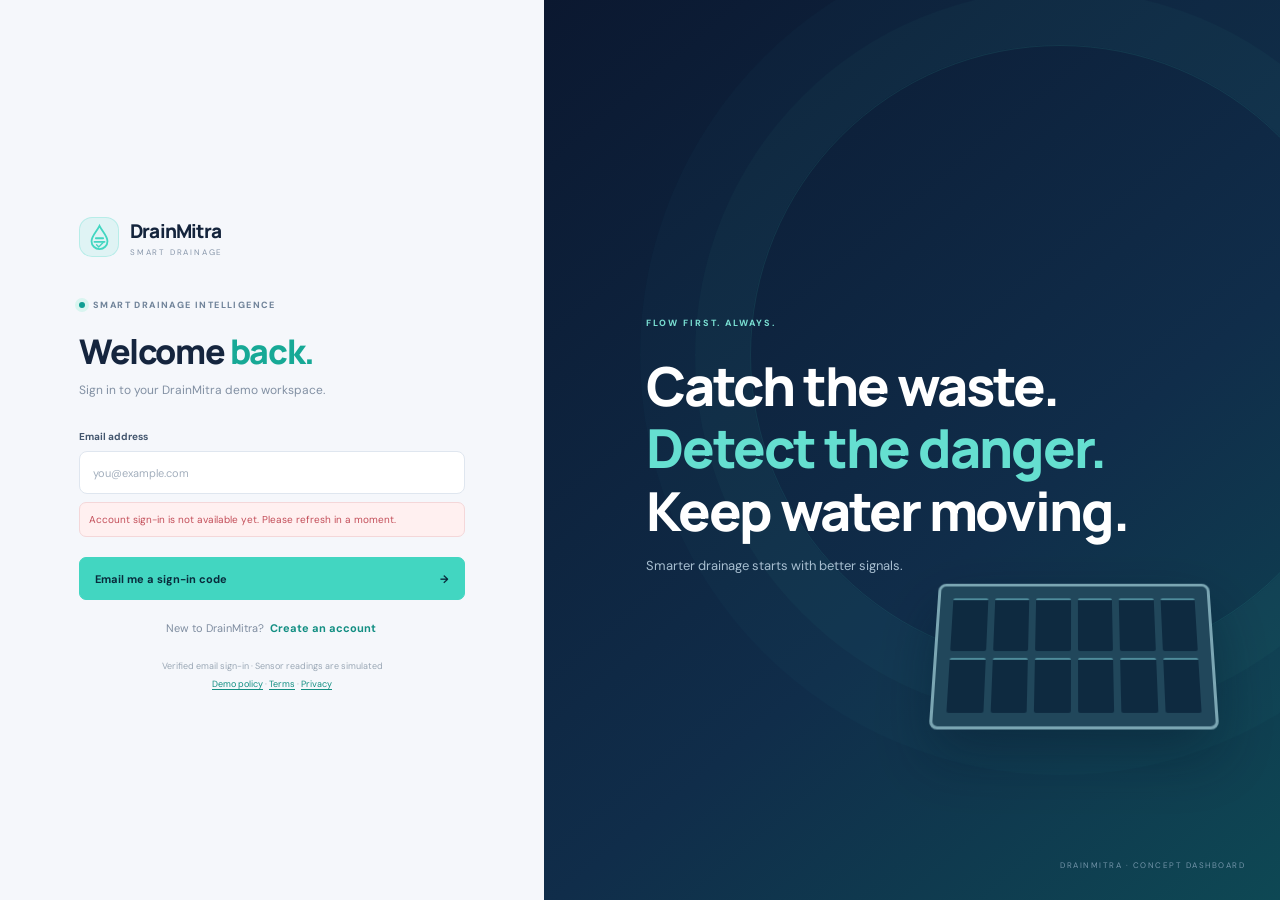
<file: index.html>
<!doctype html>
<html lang="en">
<head>
<meta charset="utf-8"><meta name="viewport" content="width=device-width,initial-scale=1">
<meta name="theme-color" content="#0b1830"><title>DrainMitra — Smart Drainage Monitor</title>
<link rel="preconnect" href="https://fonts.googleapis.com"><link href="https://fonts.googleapis.com/css2?family=DM+Sans:wght@400;500;600;700&family=Manrope:wght@400;500;600;700;800&display=swap" rel="stylesheet">
<link rel="stylesheet" href="/styles.css">
</head>
<body>
<div class="login-screen" id="login-screen">
  <div class="login-card">
    <a class="brand login-brand" href="#"><span class="brand-mark"><svg viewBox="0 0 40 40" aria-hidden="true"><path d="M20 4C16 12 9 18 9 25a11 11 0 0 0 22 0C31 18 24 12 20 4Z" fill="none" stroke="currentColor" stroke-width="2.5"/><path d="M13 26h14M15 21h10" stroke="currentColor" stroke-width="2.5" stroke-linecap="round"/><path d="m16 30 3 3 6-6" fill="none" stroke="currentColor" stroke-width="2" stroke-linecap="round"/></svg></span><span><b>DrainMitra</b><small>SMART DRAINAGE</small></span></a>
    <div class="login-eyebrow"><span class="dot"></span> SMART DRAINAGE INTELLIGENCE</div>
    <h1>Welcome <span>back.</span></h1><p class="login-subtitle">Sign in to your DrainMitra demo workspace.</p>
    <form id="login-form" class="login-form"><label for="login-username">Email address</label><input id="login-username" name="email" type="email" autocomplete="username webauthn" placeholder="you@example.com" required><div id="login-code-row" hidden><label for="login-password">Email verification code</label><input id="login-password" name="code" inputmode="numeric" autocomplete="one-time-code" maxlength="6" placeholder="Enter the 6-digit code"></div><div class="login-error" id="login-error" role="alert" hidden></div><button class="btn primary login-submit" type="submit" id="login-submit">Email me a sign-in code <span>→</span></button></form>
    <div class="signup-switch">New to DrainMitra? <button type="button" id="show-signup">Create an account</button></div><div class="login-disclaimer">Verified email sign-in · Sensor readings are simulated<br><a href="/policy.html#demo-policy">Demo policy</a> · <a href="/policy.html#terms">Terms</a> · <a href="/policy.html#privacy">Privacy</a></div>
    <form id="signup-form" class="login-form signup-form" hidden><div class="login-eyebrow"><span class="dot"></span> CREATE YOUR ACCOUNT</div><h2 class="signup-title">Join <span>DrainMitra.</span></h2><p class="login-subtitle">Verify your email to create a persistent account. No password needed.</p><label for="signup-name">Full name</label><input id="signup-name" name="name" autocomplete="name" placeholder="Your name" maxlength="80" required><label for="signup-email">Email address</label><input id="signup-email" name="email" type="email" autocomplete="email" placeholder="you@example.com" maxlength="254" required><label for="signup-organization">Organization (optional)</label><input id="signup-organization" name="organization" autocomplete="organization" placeholder="College, society or organization" maxlength="100"><div id="signup-code-row" hidden><label for="signup-code">Email verification code</label><input id="signup-code" name="code" inputmode="numeric" autocomplete="one-time-code" maxlength="6" placeholder="Enter the 6-digit code"></div><div class="signup-error" id="signup-error" role="alert" hidden></div><label class="policy-consent"><input id="signup-consent" type="checkbox" required><span>I have read and agree to the <a href="/policy.html#terms" target="_blank" rel="noopener">Terms & Conditions</a>, <a href="/policy.html#privacy" target="_blank" rel="noopener">Privacy Notice</a>, and <a href="/policy.html#demo-policy" target="_blank" rel="noopener">Demo Policy</a>.</span></label><button class="btn primary login-submit" type="submit" id="signup-submit">Verify email & create account <span>→</span></button><button class="signup-back" id="back-to-login" type="button">← Back to sign in</button><p class="signup-notice">Your account is verified by email and your profile is saved securely to the app database. Drain readings remain simulated and are not live sensor data.</p></form>
  </div>
  <div class="login-decoration"><div class="login-glow"></div><div class="login-decoration-copy"><span>FLOW FIRST. ALWAYS.</span><h2>Catch the waste.<br><em>Detect the danger.</em><br>Keep water moving.</h2><p>Smarter drainage starts with better signals.</p></div><div class="login-mini-drain"><span></span><span></span><span></span><span></span><span></span><span></span><span></span><span></span><span></span><span></span><span></span><span></span></div><div class="login-decoration-foot">DRAINMITRA · CONCEPT DASHBOARD</div></div>
</div>
<div class="app-shell" id="app-shell" hidden>
<aside class="sidebar">
  <a class="brand" href="#"><span class="brand-mark"><svg viewBox="0 0 40 40" aria-hidden="true"><path d="M20 4C16 12 9 18 9 25a11 11 0 0 0 22 0C31 18 24 12 20 4Z" fill="none" stroke="currentColor" stroke-width="2.5"/><path d="M13 26h14M15 21h10" stroke="currentColor" stroke-width="2.5" stroke-linecap="round"/><path d="m16 30 3 3 6-6" fill="none" stroke="currentColor" stroke-width="2" stroke-linecap="round"/></svg></span><span><b>DrainMitra</b><small>SMART DRAINAGE</small></span></a>
  <div class="workspace-label">WORKSPACE</div>
  <nav class="nav">
    <a class="nav-item active" href="#overview"><span>▦</span> Overview</a>
    <a class="nav-item" href="#monitoring"><span>⌁</span> Drain monitoring <i class="pill live">LIVE DEMO</i></a>
    <a class="nav-item" href="#alerts"><span>♧</span> Alerts <i class="count" id="nav-alert-count">2</i></a>
    <a class="nav-item" href="#maintenance"><span>☷</span> Maintenance log</a>
    <a class="nav-item" href="#impact"><span>↗</span> Impact & insights</a>
  </nav>
  <div class="sidebar-bottom">
    <div class="sidebar-card"><span class="mini-icon">✳</span><b>Flow first. Always.</b><p>DrainMitra is designed to support drainage teams—not replace regular cleaning.</p></div>
    <button class="profile profile-button" id="sidebar-profile-btn" type="button" aria-label="Open profile"><div class="avatar" id="user-avatar-sidebar">DM</div><div><b id="user-name-sidebar">Your account</b><small id="user-org-sidebar">DrainMitra workspace</small></div><span class="dots">↗</span></button>
  </div>
</aside>
<main class="main">
<header class="topbar"><div class="crumb">Workspace <span>/</span> <b>Overview</b></div><div class="top-actions"><span class="demo-tag"><span class="dot"></span> SIMULATED DATA</span><button class="icon-button" title="Notifications" onclick="document.querySelector('#alerts').scrollIntoView({behavior:'smooth'})">♧<span class="notification-dot"></span></button><button class="top-avatar profile-open-btn" id="top-profile-btn" type="button" title="Open profile" aria-label="Open profile">DM</button><button class="btn outline logout-btn" id="logout-btn" type="button">Log out ↗</button></div></header>
<div class="content" id="overview">
<section class="welcome"><div><div class="eyebrow"><span class="spark">✳</span> SMART DRAINAGE INTELLIGENCE</div><h1 id="welcome-heading">Welcome, <em>there.</em></h1><p>See water levels, spot unusual patterns, and help teams act before a small issue becomes a bigger one.</p></div><div class="date-chip"><span>◷</span> <span id="today">Today</span></div></section>
<section class="hero-panel">
  <div class="hero-copy"><div class="hero-label"><span class="hero-dot"></span> DRAIN NETWORK STATUS</div><h2>Keep water moving.<br><span>Keep communities safer.</span></h2><p>One clear view of sensor readings, waste collection and maintenance activity.</p><div class="hero-buttons"><a class="btn primary" href="#monitoring">View monitoring <span>↗</span></a><a class="btn ghost" href="#maintenance">Maintenance log</a></div><div class="hero-foot"><span>✓</span> Built around early detection & flow-first design</div></div>
  <div class="hero-visual" aria-label="Illustration of monitored drain"><div class="orb orb-one"></div><div class="orb orb-two"></div><div class="rain rain-one"></div><div class="rain rain-two"></div><div class="waterline"></div><div class="drain-box"><div class="drain-top"><span></span><span></span><span></span><span></span><span></span><span></span><span></span></div><div class="drain-water"><div class="water-wave"></div><div class="basket"><i></i><i></i><i></i><i></i><i></i><i></i></div><div class="sensor"><span></span></div></div><div class="drain-base"></div></div><div class="float-card sensor-card"><span class="float-icon aqua">⌁</span><span><small>WATER LEVEL</small><b id="hero-water">68%</b></span><span class="tiny-status warning" id="hero-status">Watch</span></div><div class="float-card alert-card"><span class="alert-symbol">!</span><span><small>SMART ALERT</small><b>Unusual rise detected</b></span></div><div class="visual-caption">SENSOR-ENABLED DRAIN <span>•</span> CONCEPT VISUAL</div></div>
</section>
<section class="metrics" id="monitoring">
  <article class="metric-card"><div class="metric-top"><span>Monitored drains</span><span class="metric-icon blue">⌁</span></div><div class="metric-value">08 <small>units</small></div><div class="metric-foot"><span class="mini-green">↗ 2 added</span> <span>in this demo</span></div><div class="sparkline blue-line"><i style="height:30%"></i><i style="height:44%"></i><i style="height:38%"></i><i style="height:65%"></i><i style="height:48%"></i><i style="height:78%"></i><i style="height:70%"></i><i style="height:94%"></i><i style="height:75%"></i><i style="height:100%"></i></div></article>
  <article class="metric-card"><div class="metric-top"><span>Active alerts</span><span class="metric-icon amber">!</span></div><div class="metric-value" id="metric-alerts">02 <small>need review</small></div><div class="metric-foot"><span class="mini-amber">● Attention needed</span></div><div class="mini-bars amber-bars"><i style="height:38%"></i><i style="height:55%"></i><i style="height:40%"></i><i style="height:70%"></i><i style="height:60%"></i><i style="height:85%"></i><i style="height:56%"></i><i style="height:100%"></i><i style="height:75%"></i><i style="height:88%"></i></div></article>
  <article class="metric-card"><div class="metric-top"><span>Waste captured</span><span class="metric-icon green">♧</span></div><div class="metric-value">24.6 <small>kg</small></div><div class="metric-foot"><span class="mini-green">↗ 8.2 kg</span> <span>this week</span></div><div class="sparkline green-line"><i style="height:20%"></i><i style="height:28%"></i><i style="height:43%"></i><i style="height:35%"></i><i style="height:52%"></i><i style="height:48%"></i><i style="height:65%"></i><i style="height:73%"></i><i style="height:80%"></i><i style="height:100%"></i></div></article>
  <article class="metric-card"><div class="metric-top"><span>Inspections logged</span><span class="metric-icon violet">☷</span></div><div class="metric-value">17 <small>this month</small></div><div class="metric-foot"><span class="mini-green">✓ 12 completed</span></div><div class="sparkline violet-line"><i style="height:32%"></i><i style="height:48%"></i><i style="height:38%"></i><i style="height:56%"></i><i style="height:50%"></i><i style="height:70%"></i><i style="height:62%"></i><i style="height:84%"></i><i style="height:76%"></i><i style="height:100%"></i></div></article>
</section>
<div class="section-heading"><div><h3>Drain monitoring</h3><p>Quick snapshot of sensor-connected drain points.</p></div><button class="btn outline" id="refresh-btn">↻ Refresh readings</button></div>
<section class="table-card"><div class="table-toolbar"><div class="table-title"><span class="status-ring"></span> Drain points <span class="muted-count">4 shown</span></div><div class="table-tools"><label class="search"><span>⌕</span><input id="drain-search" placeholder="Search drain ID..." aria-label="Search drain ID"></label><select id="status-filter" aria-label="Filter by status"><option value="all">All statuses</option><option value="Normal">Normal</option><option value="Watch">Watch</option><option value="Critical">Critical</option></select></div></div><div class="table-wrap"><table><thead><tr><th>DRAIN POINT</th><th>WATER LEVEL</th><th>STATUS</th><th>LAST CHECK-IN</th><th></th></tr></thead><tbody id="drain-rows">
<tr data-id="DM-001" data-status="Normal"><td><div class="drain-name"><span class="drain-pin green-pin">⌁</span><span><b>DM-001</b><small>North entrance · Demo site</small></span></div></td><td><div class="level-cell"><div class="level-track"><span style="width:34%"></span></div><b>34%</b></div></td><td><span class="status normal"><i></i> Normal</span></td><td>2 min ago</td><td><button class="more-btn" data-detail="DM-001">···</button></td></tr>
<tr data-id="DM-002" data-status="Watch"><td><div class="drain-name"><span class="drain-pin amber-pin">⌁</span><span><b>DM-002</b><small>Service lane · Demo site</small></span></div></td><td><div class="level-cell"><div class="level-track"><span class="level-amber" style="width:68%"></span></div><b>68%</b></div></td><td><span class="status watch"><i></i> Watch</span></td><td>1 min ago</td><td><button class="more-btn" data-detail="DM-002">···</button></td></tr>
<tr data-id="DM-003" data-status="Critical"><td><div class="drain-name"><span class="drain-pin red-pin">⌁</span><span><b>DM-003</b><small>Loading bay · Demo site</small></span></div></td><td><div class="level-cell"><div class="level-track"><span class="level-red" style="width:89%"></span></div><b>89%</b></div></td><td><span class="status critical"><i></i> Critical</span></td><td>Just now</td><td><button class="more-btn" data-detail="DM-003">···</button></td></tr>
<tr data-id="DM-004" data-status="Normal"><td><div class="drain-name"><span class="drain-pin green-pin">⌁</span><span><b>DM-004</b><small>West boundary · Demo site</small></span></div></td><td><div class="level-cell"><div class="level-track"><span style="width:26%"></span></div><b>26%</b></div></td><td><span class="status normal"><i></i> Normal</span></td><td>4 min ago</td><td><button class="more-btn" data-detail="DM-004">···</button></td></tr>
</tbody></table><div class="empty-state" id="empty-state" hidden>No drain points match your search.</div></div><div class="table-footer"><span>Showing <b id="visible-count">4</b> of 8 demo drain points</span><span class="footer-live"><span class="dot"></span> Updates simulated locally</span></div></section>
<section class="lower-grid">
<article class="panel" id="alerts"><div class="panel-heading"><div><h3>Priority alerts</h3><p>Review unusual readings and decide next steps.</p></div><span class="small-count" id="alert-count">2 open</span></div><div class="alert-list" id="alert-list">
<div class="alert-row"><span class="alert-badge red-badge">!</span><div class="alert-copy"><b>High water level</b><p>DM-003 · Loading bay</p><small>Water level reached 89% of the configured range.</small><span class="alert-time">2 minutes ago</span></div><button class="resolve-btn" data-resolve="DM-003">Mark reviewed</button></div>
<div class="alert-row"><span class="alert-badge amber-badge">↗</span><div class="alert-copy"><b>Unusual level rise</b><p>DM-002 · Service lane</p><small>Level is above the 60% watch threshold.</small><span class="alert-time">8 minutes ago</span></div><button class="resolve-btn" data-resolve="DM-002">Mark reviewed</button></div>
</div><div class="panel-note">Alerts are simulated for demonstration. Verify readings on-site before dispatching a team.</div></article>
<article class="panel" id="maintenance"><div class="panel-heading"><div><h3>Maintenance log</h3><p>Record an inspection or cleaning activity.</p></div><button class="btn primary small-btn" id="add-log-btn">+ Add entry</button></div><div class="log-list" id="log-list"><div class="log-row"><span class="log-icon green-log">✓</span><div><b>Basket inspected</b><p>DM-001 · No significant waste buildup</p><small>Today, 09:10 AM</small></div><span class="log-tag done-tag">Completed</span></div><div class="log-row"><span class="log-icon amber-log">↻</span><div><b>Cleaning required</b><p>DM-003 · Check basket and confirm flow</p><small>Today, 08:42 AM</small></div><span class="log-tag pending-tag">Pending</span></div><div class="log-row"><span class="log-icon blue-log">⌁</span><div><b>Sensor check</b><p>DM-002 · Reading received</p><small>Today, 08:20 AM</small><span></span></div></div></div><div class="panel-note">Routine cleaning and safe flow checks remain essential.</div></article>
</section>
<section class="impact-panel" id="impact"><div class="impact-copy"><span class="eyebrow">IMPACT & INSIGHTS</span><h3>Small signals.<br><span>Smarter maintenance.</span></h3><p>DrainMitra is designed to support faster awareness, cleaner collection points and evidence-led maintenance planning.</p><div class="impact-tags"><span>♻ Circular materials</span><span>⌁ Early alerts</span><span>✓ Flow-first design</span></div></div><div class="impact-stats"><div><span>Waste captured</span><b>24.6 <small>kg</small></b><p>Demo total · this month</p></div><div><span>Maintenance records</span><b id="maintenance-total">17</b><p>Demo log entries</p></div><div><span>Flow safety</span><b class="not-measured">Not yet validated</b><p>Requires physical testing</p></div></div></section>
<footer><span>© 2026 DrainMitra · Smart drainage concept</span><span><i class="dot"></i> Prototype dashboard · Data is simulated</span></footer>
</div>
</main>
</div>
<div class="profile-backdrop" id="profile-backdrop" hidden><section class="profile-modal" role="dialog" aria-modal="true" aria-labelledby="profile-title"><button class="modal-close" id="profile-close" aria-label="Close profile">×</button><div class="profile-modal-avatar">DM</div><div class="eyebrow">DEMO ACCOUNT</div><h3 id="profile-title">Your profile</h3><p class="profile-modal-subtitle">Account details for this DrainMitra demo workspace.</p><div class="profile-detail"><span>Display name</span><b>DrainMitra Demo</b></div><div class="profile-detail"><span>Username</span><b>drainmitra.demo</b></div><div class="profile-detail"><span>Workspace</span><b>Prototype workspace</b></div><div class="profile-detail"><span>Account type</span><b>Demo access · not a production account</b></div><button class="btn primary profile-done" id="profile-done" type="button">Done</button></section></div><div class="toast" id="toast" role="status" aria-live="polite"></div>
<div class="modal-backdrop" id="modal-backdrop" hidden><div class="modal" role="dialog" aria-modal="true" aria-labelledby="modal-title"><button class="modal-close" id="modal-close" aria-label="Close">×</button><div class="eyebrow">MAINTENANCE RECORD</div><h3 id="modal-title">Add log entry</h3><p>Record a demo inspection or cleaning action.</p><form id="log-form"><label>Drain point<select id="log-drain" required><option>DM-001</option><option>DM-002</option><option>DM-003</option><option>DM-004</option></select></label><label>Activity<select id="log-activity" required><option>Inspection completed</option><option>Basket cleaned</option><option>Sensor checked</option><option>Flow check completed</option><option>Maintenance required</option></select></label><label>Notes<textarea id="log-notes" rows="3" placeholder="Add a short note..."></textarea></label><div class="form-actions"><button type="button" class="btn outline" id="cancel-log">Cancel</button><button type="submit" class="btn primary">Save entry</button></div></form></div></div>
<script src="/app.js"></script>
</body></html>
</file>
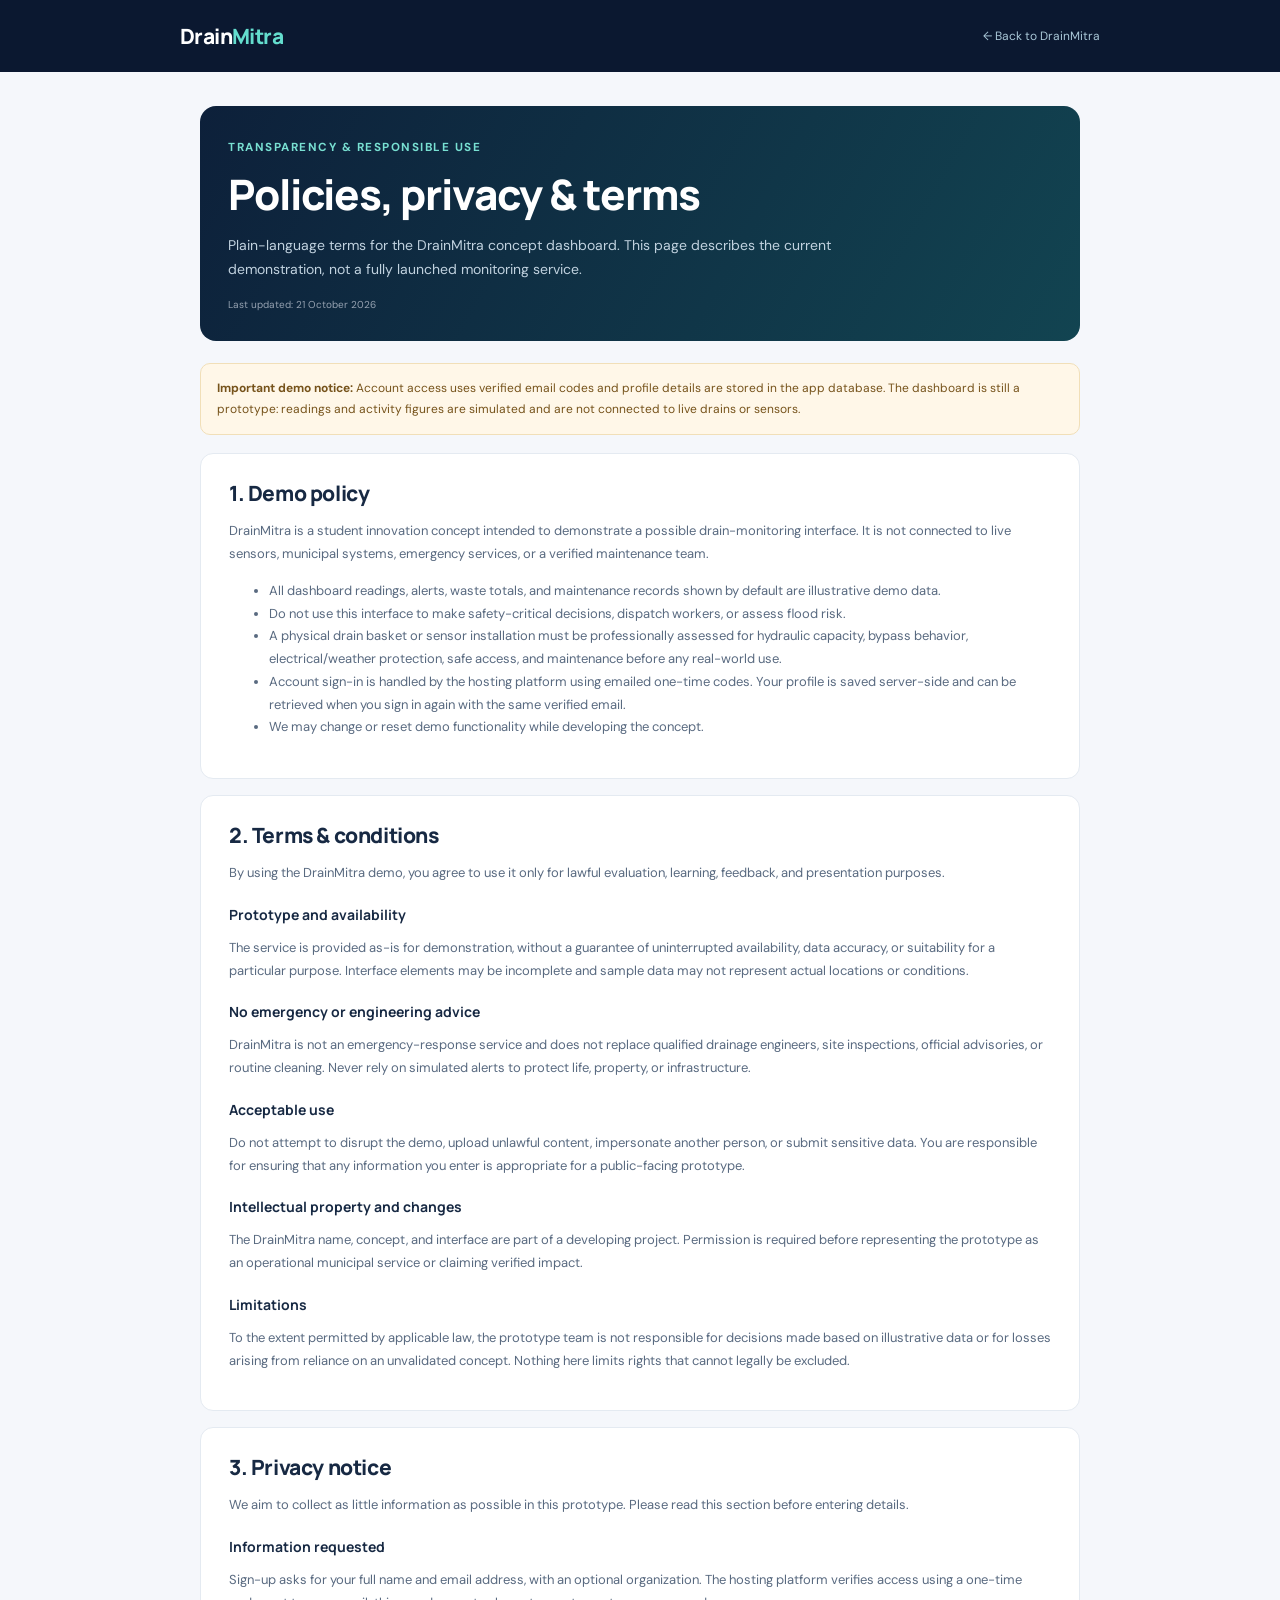
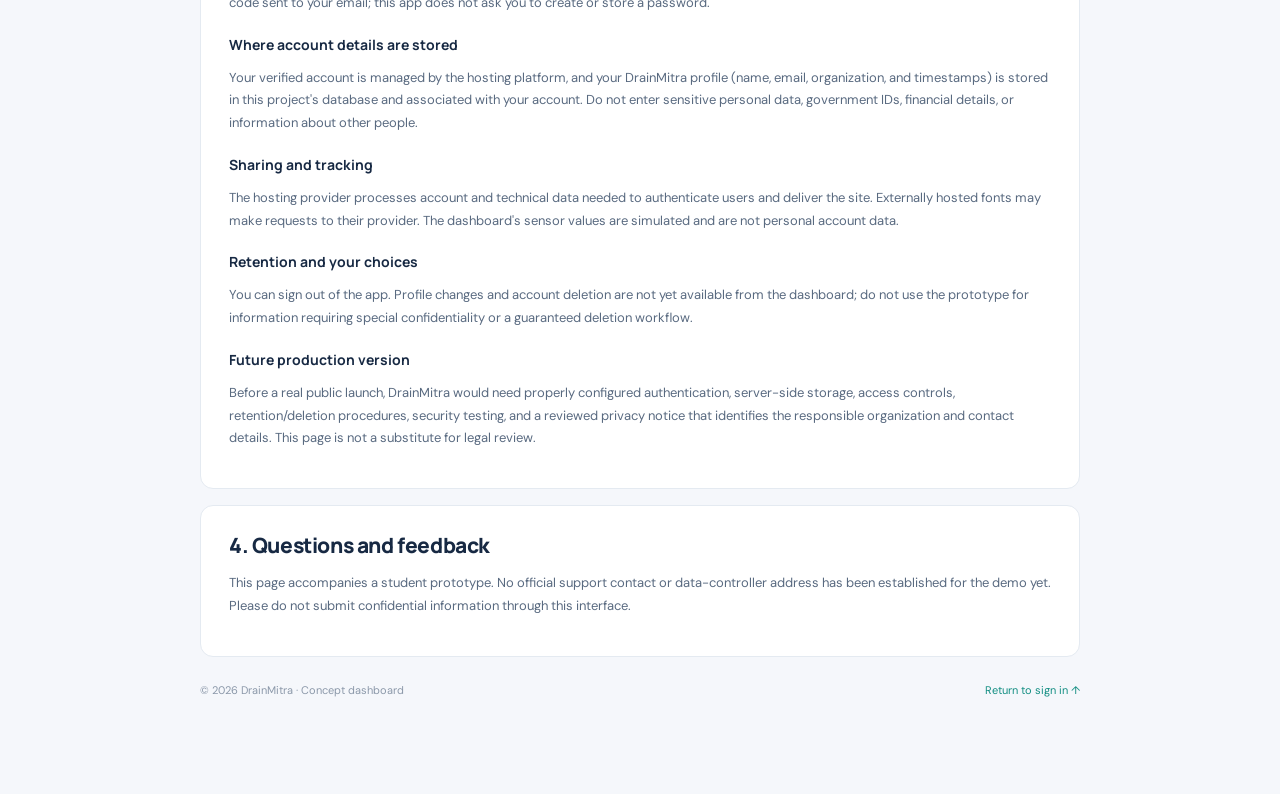
<file: policy.html>
<!doctype html>
<html lang="en">
<head>
<meta charset="utf-8"><meta name="viewport" content="width=device-width,initial-scale=1">
<meta name="theme-color" content="#0b1830"><title>DrainMitra | Policies & Terms</title>
<link rel="preconnect" href="https://fonts.googleapis.com"><link href="https://fonts.googleapis.com/css2?family=DM+Sans:wght@400;500;600;700&family=Manrope:wght@400;500;600;700;800&display=swap" rel="stylesheet">
<style>
:root{--navy:#0b1830;--ink:#172943;--muted:#718198;--teal:#19a997;--line:#e4eaf1;--bg:#f5f7fb}*{box-sizing:border-box}body{margin:0;background:var(--bg);color:var(--ink);font:14px 'DM Sans',sans-serif;line-height:1.75}.top{background:var(--navy);color:#fff;padding:22px max(22px,calc((100% - 920px)/2));display:flex;align-items:center;justify-content:space-between;gap:20px}.brand{font:800 21px Manrope,sans-serif;letter-spacing:-.6px}.brand span{color:#64ddce}.top a{color:#a9c7d7;text-decoration:none;font-size:12px}.wrap{max-width:920px;margin:34px auto;padding:0 20px 60px}.intro{padding:28px;background:linear-gradient(120deg,#0d203a,#124451);color:#fff;border-radius:16px;margin-bottom:22px}.intro small{letter-spacing:1.5px;color:#78e0d2;font-weight:700}.intro h1{font:800 clamp(28px,4vw,42px)/1.2 Manrope,sans-serif;letter-spacing:-1px;margin:10px 0}.intro p{color:#c1d2df;max-width:650px}.notice{background:#fff7e8;border:1px solid #f1dfb8;border-radius:10px;padding:14px 16px;color:#76531b;font-size:12px;margin:18px 0}.policy{background:#fff;border:1px solid var(--line);border-radius:13px;padding:25px 28px;margin:16px 0;scroll-margin-top:18px}.policy h2{font:800 21px Manrope,sans-serif;letter-spacing:-.4px;margin:0 0 10px}.policy h3{font:700 14px Manrope,sans-serif;margin:20px 0 5px}.policy p,.policy li{color:#596a80;font-size:13px}.policy a{color:#128e82}.meta{font-size:10px;color:#96a2b1}.foot{display:flex;justify-content:space-between;gap:12px;color:#8b98a9;font-size:11px;margin-top:24px}@media(max-width:600px){.top{padding:18px 20px}.wrap{margin:18px auto;padding:0 12px 35px}.policy{padding:20px 17px}.intro{padding:22px}.foot{flex-direction:column}}
</style>
</head>
<body>
<header class="top"><div class="brand">Drain<span>Mitra</span></div><a href="/">← Back to DrainMitra</a></header>
<main class="wrap">
<section class="intro"><small>TRANSPARENCY & RESPONSIBLE USE</small><h1>Policies, privacy & terms</h1><p>Plain-language terms for the DrainMitra concept dashboard. This page describes the current demonstration, not a fully launched monitoring service.</p><div class="meta">Last updated: 21 October 2026</div></section>
<div class="notice"><b>Important demo notice:</b> Account access uses verified email codes and profile details are stored in the app database. The dashboard is still a prototype: readings and activity figures are simulated and are not connected to live drains or sensors.</div>
<section class="policy" id="demo-policy"><h2>1. Demo policy</h2><p>DrainMitra is a student innovation concept intended to demonstrate a possible drain-monitoring interface. It is not connected to live sensors, municipal systems, emergency services, or a verified maintenance team.</p><ul><li>All dashboard readings, alerts, waste totals, and maintenance records shown by default are illustrative demo data.</li><li>Do not use this interface to make safety-critical decisions, dispatch workers, or assess flood risk.</li><li>A physical drain basket or sensor installation must be professionally assessed for hydraulic capacity, bypass behavior, electrical/weather protection, safe access, and maintenance before any real-world use.</li><li>Account sign-in is handled by the hosting platform using emailed one-time codes. Your profile is saved server-side and can be retrieved when you sign in again with the same verified email.</li><li>We may change or reset demo functionality while developing the concept.</li></ul></section>
<section class="policy" id="terms"><h2>2. Terms & conditions</h2><p>By using the DrainMitra demo, you agree to use it only for lawful evaluation, learning, feedback, and presentation purposes.</p><h3>Prototype and availability</h3><p>The service is provided as-is for demonstration, without a guarantee of uninterrupted availability, data accuracy, or suitability for a particular purpose. Interface elements may be incomplete and sample data may not represent actual locations or conditions.</p><h3>No emergency or engineering advice</h3><p>DrainMitra is not an emergency-response service and does not replace qualified drainage engineers, site inspections, official advisories, or routine cleaning. Never rely on simulated alerts to protect life, property, or infrastructure.</p><h3>Acceptable use</h3><p>Do not attempt to disrupt the demo, upload unlawful content, impersonate another person, or submit sensitive data. You are responsible for ensuring that any information you enter is appropriate for a public-facing prototype.</p><h3>Intellectual property and changes</h3><p>The DrainMitra name, concept, and interface are part of a developing project. Permission is required before representing the prototype as an operational municipal service or claiming verified impact.</p><h3>Limitations</h3><p>To the extent permitted by applicable law, the prototype team is not responsible for decisions made based on illustrative data or for losses arising from reliance on an unvalidated concept. Nothing here limits rights that cannot legally be excluded.</p></section>
<section class="policy" id="privacy"><h2>3. Privacy notice</h2><p>We aim to collect as little information as possible in this prototype. Please read this section before entering details.</p><h3>Information requested</h3><p>Sign-up asks for your full name and email address, with an optional organization. The hosting platform verifies access using a one-time code sent to your email; this app does not ask you to create or store a password.</p><h3>Where account details are stored</h3><p>Your verified account is managed by the hosting platform, and your DrainMitra profile (name, email, organization, and timestamps) is stored in this project's database and associated with your account. Do not enter sensitive personal data, government IDs, financial details, or information about other people.</p><h3>Sharing and tracking</h3><p>The hosting provider processes account and technical data needed to authenticate users and deliver the site. Externally hosted fonts may make requests to their provider. The dashboard's sensor values are simulated and are not personal account data.</p><h3>Retention and your choices</h3><p>You can sign out of the app. Profile changes and account deletion are not yet available from the dashboard; do not use the prototype for information requiring special confidentiality or a guaranteed deletion workflow.</p><h3>Future production version</h3><p>Before a real public launch, DrainMitra would need properly configured authentication, server-side storage, access controls, retention/deletion procedures, security testing, and a reviewed privacy notice that identifies the responsible organization and contact details. This page is not a substitute for legal review.</p></section>
<section class="policy" id="contact"><h2>4. Questions and feedback</h2><p>This page accompanies a student prototype. No official support contact or data-controller address has been established for the demo yet. Please do not submit confidential information through this interface.</p></section>
<div class="foot"><span>© 2026 DrainMitra · Concept dashboard</span><a href="/" style="color:#128e82;text-decoration:none">Return to sign in ↑</a></div>
</main>
</body></html>
</file>
<file: styles.css>
:root{--navy:#0b1830;--navy2:#102544;--ink:#15253e;--muted:#75849a;--line:#e6ebf1;--bg:#f5f7fb;--teal:#42d6c1;--teal-dark:#0e9e93;--aqua:#d9fbf5;--amber:#efa63c;--red:#e46b72;--green:#1ba98c;--violet:#8776e8;--white:#fff;--shadow:0 10px 30px rgba(20,42,75,.045)}*{box-sizing:border-box}html{scroll-behavior:smooth;scroll-padding-top:84px}body{margin:0;background:var(--bg);color:var(--ink);font-family:'DM Sans',sans-serif;font-size:13px}button,input,select,textarea{font:inherit}button,a,select{cursor:pointer}a{color:inherit;text-decoration:none}.app-shell{min-height:100vh}.sidebar{width:244px;background:var(--navy);color:#eaf0fb;position:fixed;inset:0 auto 0 0;display:flex;flex-direction:column;padding:27px 17px 17px;z-index:5}.brand{display:flex;align-items:center;gap:11px;padding:0 10px 37px}.brand-mark{width:40px;height:40px;background:rgba(66,214,193,.12);color:var(--teal);display:grid;place-items:center;border:1px solid rgba(66,214,193,.25);border-radius:13px}.brand-mark svg{width:29px}.brand b{display:block;font:800 19px Manrope,sans-serif;letter-spacing:-.8px}.brand small{display:block;font-size:8px;color:#92a6c3;letter-spacing:1.8px;margin-top:3px}.workspace-label{font-size:9px;letter-spacing:1.6px;color:#758aa8;padding:0 13px 12px;font-weight:700}.nav{display:grid;gap:6px}.nav-item{height:43px;border-radius:9px;display:flex;align-items:center;gap:12px;padding:0 13px;color:#aebbd0;font-size:12px;font-weight:500;transition:.2s}.nav-item>span{font-size:18px;width:18px;text-align:center}.nav-item:hover{background:rgba(255,255,255,.055);color:#fff}.nav-item.active{background:rgba(66,214,193,.13);color:#7ce8d8;box-shadow:inset 3px 0 var(--teal)}.pill{font-style:normal;font-size:7px;letter-spacing:.5px;border-radius:4px;padding:4px 5px;margin-left:auto}.pill.live{background:rgba(66,214,193,.13);color:#66dfcd}.count{font-style:normal;margin-left:auto;background:#a94b57;color:white;border-radius:20px;font-size:10px;padding:2px 7px}.sidebar-bottom{margin-top:auto}.sidebar-card{background:linear-gradient(145deg,#132c4a,#10203a);border:1px solid #29415d;border-radius:12px;padding:15px 14px;margin:0 2px 19px}.mini-icon{color:var(--teal);font-size:20px;display:block;margin-bottom:10px}.sidebar-card b{font:700 12px Manrope}.sidebar-card p{color:#93a7c2;font-size:10px;line-height:1.65;margin:7px 0 0}.profile{border-top:1px solid #263852;padding:17px 4px 0;display:flex;align-items:center;gap:9px}.profile-button{width:100%;text-align:left;color:#eaf0fb;background:transparent;border:0;cursor:pointer;font:inherit}.profile-button:hover{background:rgba(255,255,255,.04);border-radius:8px}.logout-btn{padding:8px 11px;font-size:9px}.profile-open-btn{border:0;cursor:pointer}.profile-backdrop{position:fixed;inset:0;background:rgba(8,22,42,.55);display:grid;place-items:center;padding:18px;z-index:35;backdrop-filter:blur(3px)}.profile-backdrop[hidden]{display:none}.profile-modal{position:relative;background:#fff;border-radius:16px;padding:28px;width:min(100%,410px);box-shadow:0 25px 80px #08162a44}.profile-modal-avatar{width:54px;height:54px;border-radius:16px;background:#d9fbf5;color:#0e8f83;display:grid;place-items:center;font-weight:800;font-size:17px;margin-bottom:20px}.profile-modal h3{font:800 23px Manrope,sans-serif;margin:10px 0 6px}.profile-modal-subtitle{font-size:11px;color:#8190a4;line-height:1.6;margin:0 0 17px}.profile-detail{display:flex;flex-direction:column;gap:5px;padding:12px 0;border-top:1px solid #edf0f5}.profile-detail span{font-size:9px;color:#8997a9}.profile-detail b{font-size:11px;color:#263a54}.profile-done{width:100%;margin-top:15px}@media(max-width:480px){.logout-btn{padding:7px;font-size:8px}.profile-modal{padding:23px}}.avatar,.top-avatar{width:33px;height:33px;display:grid;place-items:center;border-radius:10px;background:#d6f8f2;color:#117d75;font-weight:800;font-size:10px}.profile b{font-size:10px;display:block}.profile small{font-size:9px;color:#8396b0;display:block;margin-top:4px}.dots{margin-left:auto;font-size:19px;color:#8ea2bb}.main{margin-left:244px;min-height:100vh}.topbar{height:68px;background:rgba(255,255,255,.9);border-bottom:1px solid var(--line);display:flex;align-items:center;justify-content:space-between;padding:0 36px;position:sticky;top:0;z-index:4;backdrop-filter:blur(12px)}.crumb{color:#8b98aa;font-size:11px}.crumb span{margin:0 9px;color:#c2cbd6}.crumb b{color:#33435a;font-weight:600}.top-actions{display:flex;align-items:center;gap:17px}.demo-tag{font-size:8px;font-weight:700;letter-spacing:1px;color:#7c8ba0;display:flex;align-items:center;gap:7px}.dot{width:6px;height:6px;border-radius:50%;background:var(--teal-dark);display:inline-block}.icon-button{border:0;background:transparent;font-size:19px;color:#65758b;position:relative}.notification-dot{position:absolute;width:5px;height:5px;border-radius:50%;background:#e56e73;right:0;top:1px}.top-avatar{border-radius:50%;background:#e8edf6;color:#50647e}.content{max-width:1450px;padding:30px 36px 22px;margin:0 auto}.welcome{display:flex;align-items:flex-end;justify-content:space-between;margin-bottom:22px}.eyebrow{font-size:9px;font-weight:800;letter-spacing:1.55px;color:#8391a5;display:flex;align-items:center;gap:7px}.spark{color:#17ad9b;font-size:14px}.welcome h1{font:800 clamp(22px,2.1vw,30px) Manrope,sans-serif;letter-spacing:-1.2px;margin:10px 0 7px;color:#14243c}.welcome h1 em{font-style:normal;color:#16a996}.welcome p,.section-heading p,.panel-heading p{margin:0;color:#7a899d;font-size:11px;line-height:1.65}.date-chip{display:flex;align-items:center;gap:8px;padding:10px 13px;border:1px solid var(--line);background:white;border-radius:9px;color:#64748a;font-size:10px;white-space:nowrap}.hero-panel{min-height:257px;background:linear-gradient(110deg,#0c1b35 0%,#102d4a 65%,#0e354c 100%);border-radius:15px;overflow:hidden;position:relative;display:grid;grid-template-columns:1.03fr .97fr;color:white;box-shadow:0 12px 28px rgba(12,35,62,.09)}.hero-copy{padding:27px 30px;position:relative;z-index:2}.hero-label{font-size:8px;letter-spacing:1.45px;font-weight:700;color:#a8bfd2;display:flex;align-items:center;gap:8px}.hero-dot{width:6px;height:6px;background:var(--teal);border-radius:50%;box-shadow:0 0 0 4px #2a4c60}.hero-copy h2{font:800 clamp(22px,2.3vw,31px)/1.22 Manrope,sans-serif;letter-spacing:-1.1px;margin:18px 0 9px}.hero-copy h2 span{color:#6de2d2}.hero-copy>p{max-width:390px;color:#a5b9cf;font-size:11px;line-height:1.7;margin:0}.hero-buttons{display:flex;gap:9px;margin-top:19px}.btn{display:inline-flex;align-items:center;justify-content:center;gap:10px;padding:10px 14px;border-radius:7px;font-weight:700;font-size:10px;border:1px solid transparent;transition:.18s}.btn:hover{transform:translateY(-1px)}.btn.primary{background:var(--teal);color:#092b3c;border-color:var(--teal)}.btn.primary:hover{background:#6be5d6}.btn.ghost{border-color:#48617b;color:#e0eaf6;background:rgba(255,255,255,.035)}.btn.outline{background:#fff;border-color:#dfe6ef;color:#596b81}.btn.small-btn{padding:8px 11px;font-size:9px}.hero-foot{font-size:9px;color:#9bb1c7;margin-top:17px;display:flex;gap:7px;align-items:center}.hero-foot span{color:var(--teal)}.hero-visual{position:relative;min-height:257px;overflow:hidden;background:radial-gradient(ellipse at 60% 35%,rgba(37,134,150,.25),transparent 50%)}.orb{position:absolute;border:1px solid rgba(86,212,205,.12);border-radius:50%;width:250px;height:250px;top:-35px;left:25%;box-shadow:0 0 0 24px rgba(66,214,193,.025),0 0 0 52px rgba(66,214,193,.02)}.orb-two{width:180px;height:180px;top:0;left:35%;box-shadow:none}.rain{position:absolute;width:1px;height:40px;background:linear-gradient(transparent,rgba(92,220,211,.55),transparent);transform:rotate(20deg);top:30px;left:28%}.rain-two{left:75%;top:49px;height:54px}.waterline{position:absolute;left:0;right:0;height:1px;background:rgba(66,214,193,.2);top:64%}.drain-box{position:absolute;left:24%;top:27%;width:55%;height:57%;transform:perspective(500px) rotateX(3deg);filter:drop-shadow(0 14px 12px rgba(0,0,0,.2))}.drain-top{height:18%;background:#718da0;border:3px solid #9cb4c0;border-bottom:0;display:flex;gap:4px;padding:5px 9px;border-radius:5px 5px 0 0}.drain-top span{flex:1;background:#102b43;border-radius:2px}.drain-water{height:65%;position:relative;overflow:hidden;background:linear-gradient(180deg,#16465b,#0c3046);border:3px solid #7598a6;border-top:2px solid #3ed6c5}.water-wave{position:absolute;top:17%;left:-10%;width:120%;height:35%;border-top:2px solid #53dccc;border-radius:50%;transform:rotate(-4deg);opacity:.8}.basket{position:absolute;bottom:0;left:22%;width:52%;height:58%;border:2px solid #a4c3cb;border-bottom:0;border-radius:5px 5px 0 0;background:repeating-linear-gradient(90deg,rgba(147,191,198,.5) 0 2px,transparent 2px 13px),repeating-linear-gradient(0deg,rgba(147,191,198,.4) 0 2px,transparent 2px 12px);background-color:rgba(16,50,69,.5)}.basket:after{content:'♧  •  ♧';position:absolute;top:23%;left:15%;font-size:15px;color:#e6c58a;letter-spacing:3px}.sensor{position:absolute;right:12%;top:7%;width:13px;height:13px;border-radius:50%;background:var(--teal);box-shadow:0 0 0 5px rgba(66,214,193,.15),0 0 15px #42d6c1}.sensor span{position:absolute;width:35px;height:35px;left:-11px;top:-11px;border:1px solid rgba(66,214,193,.45);border-radius:50%}.drain-base{height:17%;background:#405f74;border:2px solid #8aa7b5;border-top:0;clip-path:polygon(0 0,100% 0,88% 100%,12% 100%)}.float-card{position:absolute;background:#fff;border:1px solid rgba(220,237,239,.8);box-shadow:0 8px 25px rgba(0,0,0,.17);border-radius:9px;color:#18304a;display:flex;align-items:center;gap:8px;padding:9px 11px;z-index:2}.sensor-card{top:17%;right:5%}.float-icon{font-size:16px;width:29px;height:29px;display:grid;place-items:center;border-radius:8px}.aqua{background:#d9fbf5;color:#119c90}.float-card small{display:block;font-size:7px;letter-spacing:.9px;color:#7d8ca0}.float-card b{font-size:12px;display:block;margin-top:3px}.tiny-status{font-size:8px;font-weight:700;padding:4px 6px;border-radius:4px;margin-left:4px}.tiny-status.warning{color:#98611a;background:#fff1d8}.alert-card{left:4%;bottom:13%;padding:9px 12px}.alert-symbol{background:#fff0db;color:#d28a24;font-weight:800;border-radius:7px;width:26px;height:26px;display:grid;place-items:center}.alert-card b{font-size:9px}.visual-caption{position:absolute;bottom:9px;right:15px;font-size:7px;letter-spacing:1.2px;color:#86a8b7}.visual-caption span{color:var(--teal);margin:0 5px}.metrics{display:grid;grid-template-columns:repeat(4,minmax(0,1fr));gap:13px;margin-top:17px}.metric-card{position:relative;overflow:hidden;background:#fff;border:1px solid #e8edf3;border-radius:11px;padding:15px 16px 13px;min-height:137px;box-shadow:var(--shadow)}.metric-top{display:flex;justify-content:space-between;align-items:center;color:#75859a;font-size:10px;font-weight:600}.metric-icon{width:28px;height:28px;display:grid;place-items:center;border-radius:8px;font-size:16px}.metric-icon.blue{color:#477ce4;background:#edf3ff}.metric-icon.amber{color:#d7962e;background:#fff5e2}.metric-icon.green{color:#169d82;background:#e4faf4}.metric-icon.violet{color:#8270df;background:#f0edff}.metric-value{font:800 27px Manrope,sans-serif;letter-spacing:-1px;color:#172944;margin-top:7px}.metric-value small{font:500 10px 'DM Sans';letter-spacing:0;color:#8c99ab}.metric-foot{display:flex;align-items:center;gap:5px;font-size:9px;color:#98a4b4;margin-top:5px}.mini-green{color:#169c80;font-weight:700}.mini-amber{color:#c58727;font-weight:700}.sparkline,.mini-bars{position:absolute;right:13px;bottom:0;height:39px;width:83px;display:flex;align-items:flex-end;gap:4px;opacity:.62}.sparkline i,.mini-bars i{display:block;flex:1;border-radius:3px 3px 0 0;background:#6b9bfa}.green-line i{background:#40c7ab}.violet-line i{background:#a69aed}.amber-bars i{background:#f2bc61}.section-heading{display:flex;align-items:center;justify-content:space-between;margin:28px 0 13px}.section-heading h3,.panel-heading h3{font:800 16px Manrope,sans-serif;letter-spacing:-.45px;margin:0 0 5px}.section-heading .btn{padding:9px 12px}.table-card,.panel{background:#fff;border:1px solid #e6ebf2;border-radius:12px;box-shadow:var(--shadow);overflow:hidden}.table-toolbar{display:flex;align-items:center;justify-content:space-between;padding:15px 17px;border-bottom:1px solid #edf0f5;gap:12px}.table-title{font:700 11px Manrope;display:flex;align-items:center;gap:9px}.status-ring{width:7px;height:7px;border:2px solid #27b79c;border-radius:50%;box-shadow:0 0 0 3px #dff8f1}.muted-count{color:#9ba7b7;font:500 9px 'DM Sans';margin-left:2px}.table-tools{display:flex;gap:8px}.search{display:flex;align-items:center;gap:7px;border:1px solid #e4e9f0;border-radius:7px;padding:0 9px;height:31px;color:#8b9aaf}.search span{font-size:19px}.search input{width:120px;border:0;outline:0;color:#263a54;font-size:10px;background:transparent}.search input::placeholder{color:#a5afbd}.table-tools select,.modal select,.modal textarea{border:1px solid #e4e9f0;border-radius:7px;padding:0 9px;height:31px;color:#65758a;background:#fff;font-size:10px;outline-color:#50cdbb}.table-wrap{overflow-x:auto}table{border-collapse:collapse;width:100%;min-width:680px}thead{background:#f9fafc}th{text-align:left;font-size:8px;letter-spacing:.8px;color:#95a1b2;font-weight:700;padding:12px 17px}td{padding:13px 17px;border-top:1px solid #f0f2f6;color:#728198;font-size:10px}td:first-child{min-width:205px}.drain-name{display:flex;align-items:center;gap:10px}.drain-pin{width:30px;height:30px;display:grid;place-items:center;border-radius:8px;font-size:16px}.green-pin{background:#e4f9f3;color:#18a98d}.amber-pin{background:#fff3df;color:#d89935}.red-pin{background:#fff0ef;color:#dd7277}.drain-name b{display:block;color:#263850;font-size:10px}.drain-name small{display:block;color:#9aa6b5;font-size:9px;margin-top:4px}.level-cell{display:flex;align-items:center;gap:9px}.level-track{width:82px;height:5px;border-radius:5px;background:#edf1f5;overflow:hidden}.level-track span{display:block;height:100%;border-radius:5px;background:#1fb59a}.level-track span.level-amber{background:#e9ab45}.level-track span.level-red{background:#e16e75}.level-cell b{font-size:10px;color:#43556c}.status{display:inline-flex;align-items:center;gap:6px;border-radius:5px;padding:5px 8px;font-size:9px;font-weight:700}.status i{width:5px;height:5px;border-radius:50%;background:currentColor}.status.normal{color:#149d80;background:#e7f9f3}.status.watch{color:#bc8125;background:#fff4df}.status.critical{color:#ce5b65;background:#fff0f0}.more-btn{border:0;background:transparent;color:#9ba8b7;font-size:18px}.more-btn:hover{color:#263a54}.table-footer{display:flex;justify-content:space-between;padding:12px 17px;color:#98a4b4;font-size:9px;border-top:1px solid #eff2f6}.table-footer b{color:#5b6c82}.footer-live{display:flex;align-items:center;gap:7px}.footer-live .dot{width:5px;height:5px}.empty-state{text-align:center;padding:26px;color:#8998aa;font-size:11px}.lower-grid{display:grid;grid-template-columns:1.12fr .88fr;gap:15px;margin-top:18px}.panel{padding:18px}.panel-heading{display:flex;align-items:flex-start;justify-content:space-between;gap:10px}.panel-heading h3{font-size:15px}.panel-heading p{font-size:10px}.small-count{background:#fff2df;color:#b77d22;border-radius:5px;padding:5px 7px;font-size:8px;font-weight:700;white-space:nowrap}.alert-list{margin-top:15px}.alert-row{display:flex;gap:10px;padding:13px 0;border-top:1px solid #eef1f5;align-items:flex-start}.alert-badge{flex-shrink:0;width:28px;height:28px;display:grid;place-items:center;border-radius:8px;font-weight:800}.red-badge{color:#d55d67;background:#fff0ef}.amber-badge{color:#ca8a28;background:#fff4df}.alert-copy{flex:1;min-width:0}.alert-copy b,.log-row b{font-size:10px;color:#2a3c53}.alert-copy p,.log-row p{font-size:9px;color:#78889d;margin:4px 0}.alert-copy small,.log-row small{font-size:9px;color:#9ba7b6;line-height:1.5}.alert-time{display:block;color:#a7b1bf;font-size:8px;margin-top:6px}.resolve-btn{background:white;border:1px solid #e4e9f0;color:#61738a;border-radius:6px;font-size:8px;padding:7px 8px;white-space:nowrap}.resolve-btn:hover{border-color:#3dc6b3;color:#148f82}.panel-note{border-top:1px solid #edf0f4;padding-top:12px;margin-top:8px;color:#9aa6b5;font-size:9px;line-height:1.55}.log-list{margin-top:15px}.log-row{display:flex;align-items:flex-start;gap:9px;padding:12px 0;border-top:1px solid #eef1f5}.log-icon{width:27px;height:27px;display:grid;place-items:center;border-radius:8px;flex-shrink:0;font-size:13px}.green-log{background:#e6f9f3;color:#169e82}.amber-log{background:#fff4df;color:#c98b2c}.blue-log{background:#edf3ff;color:#5482dc}.log-row>div{flex:1}.log-tag{margin-left:auto;font-size:8px;padding:5px 6px;border-radius:4px;white-space:nowrap}.done-tag{color:#159b7f;background:#e5f8f2}.pending-tag{color:#bd8428;background:#fff4e0}.impact-panel{margin-top:18px;padding:24px 26px;border-radius:13px;background:linear-gradient(110deg,#e4f9f5,#f1fbfa 55%,#eaf3fa);display:grid;grid-template-columns:1fr 1.15fr;gap:20px;align-items:center;border:1px solid #d9f0ec}.impact-copy .eyebrow{color:#1c9d91}.impact-copy h3{font:800 22px/1.25 Manrope,sans-serif;letter-spacing:-.8px;margin:10px 0;color:#142d47}.impact-copy h3 span{color:#149e90}.impact-copy p{font-size:10px;line-height:1.7;color:#71899a;max-width:360px}.impact-tags{display:flex;gap:7px;flex-wrap:wrap;margin-top:13px}.impact-tags span{border:1px solid #d0ebe5;background:rgba(255,255,255,.55);border-radius:20px;padding:6px 9px;color:#4c7d7d;font-size:8px}.impact-stats{display:grid;grid-template-columns:repeat(3,1fr);gap:8px}.impact-stats>div{padding:13px 12px;background:rgba(255,255,255,.65);border:1px solid rgba(211,235,231,.85);border-radius:9px;min-width:0}.impact-stats span{display:block;color:#7c929e;font-size:8px;line-height:1.4}.impact-stats b{display:block;color:#19394d;font:800 20px Manrope,sans-serif;margin-top:10px;letter-spacing:-.6px}.impact-stats b small{font:500 9px 'DM Sans';letter-spacing:0}.impact-stats p{font-size:8px;color:#8ca1ab;line-height:1.5;margin:5px 0 0}.impact-stats .not-measured{font:700 11px Manrope;letter-spacing:0;line-height:1.5;color:#a66b1f;margin-top:10px}footer{display:flex;justify-content:space-between;gap:12px;color:#a1adbb;font-size:9px;padding:22px 1px 4px}footer span:last-child{display:flex;align-items:center;gap:7px}.toast{position:fixed;right:25px;bottom:25px;z-index:20;background:#102440;color:#fff;padding:12px 16px;border-radius:9px;box-shadow:0 8px 25px #0b183033;font-size:11px;opacity:0;transform:translateY(10px);pointer-events:none;transition:.25s;max-width:340px}.toast.show{opacity:1;transform:translateY(0)}.modal-backdrop{position:fixed;inset:0;background:rgba(8,22,42,.55);display:grid;place-items:center;padding:18px;z-index:30;backdrop-filter:blur(3px)}.modal-backdrop[hidden]{display:none}.modal{position:relative;background:#fff;border-radius:15px;padding:26px;width:min(100%,430px);box-shadow:0 25px 80px #08162a44}.modal-close{position:absolute;right:17px;top:14px;border:0;background:#f1f4f8;border-radius:7px;width:28px;height:28px;font-size:20px;color:#6d7d91}.modal h3{font:800 21px Manrope;margin:12px 0 6px}.modal>p{color:#8090a3;font-size:11px;margin:0 0 19px}.modal form{display:grid;gap:13px}.modal label{display:grid;gap:7px;font-size:10px;font-weight:700;color:#4e6077}.modal select{height:38px}.modal textarea{height:auto;padding:10px;resize:vertical}.form-actions{display:flex;justify-content:flex-end;gap:8px;margin-top:5px}.form-actions .btn{padding:10px 14px}.row-reviewed{opacity:.65}.row-reviewed .alert-copy b{text-decoration:line-through}.nav-item:focus-visible,.btn:focus-visible,button:focus-visible,input:focus-visible,select:focus-visible{outline:2px solid #2dbfae;outline-offset:2px}
@media(min-width:1500px){.content{padding-top:35px}.hero-panel{min-height:280px}.hero-visual{min-height:280px}.metric-card{min-height:145px}}@media(max-width:1200px){.sidebar{width:215px}.main{margin-left:215px}.content{padding:25px 23px}.topbar{padding:0 23px}.hero-copy{padding:25px 23px}.hero-visual{min-height:250px}.metrics{gap:9px}.metric-card{padding:13px}.metric-value{font-size:24px}.lower-grid{grid-template-columns:1fr}.impact-panel{grid-template-columns:1fr}.impact-stats{max-width:650px}}@media(max-width:800px){.sidebar{width:65px;padding:20px 9px}.brand{padding:0 2px 32px;justify-content:center}.brand>span:last-child,.workspace-label,.nav-item:not(.active)::after,.nav-item{font-size:0}.brand-mark{width:42px;height:42px}.nav-item{justify-content:center;padding:0;height:44px;gap:0}.nav-item>span{font-size:20px}.nav-item.active{font-size:0}.pill,.count,.sidebar-bottom{display:none}.main{margin-left:65px}.topbar{height:60px;padding:0 15px}.content{padding:22px 15px}.welcome{align-items:flex-start;gap:12px}.welcome h1{font-size:24px}.welcome p{max-width:450px}.date-chip{display:none}.hero-panel{grid-template-columns:1fr}.hero-copy{padding:24px}.hero-visual{min-height:225px}.hero-copy h2{font-size:27px}.metrics{grid-template-columns:repeat(2,minmax(0,1fr))}.metric-card{min-height:130px}.section-heading{margin-top:23px}.table-toolbar{align-items:flex-start;flex-direction:column}.table-tools{width:100%}.search{flex:1}.search input{width:100%;min-width:0}.table-tools select{max-width:140px}.impact-panel{padding:19px}.impact-stats{grid-template-columns:1fr}.impact-stats>div{display:grid;grid-template-columns:1fr auto;align-items:center;gap:5px}.impact-stats b{grid-column:2;grid-row:1/3;margin:0}.impact-stats p{grid-column:1}.impact-stats .not-measured{grid-column:2;grid-row:1/3;max-width:120px}.lower-grid{gap:12px}footer{flex-direction:column;line-height:1.5}}@media(max-width:480px){.demo-tag{font-size:7px;letter-spacing:.5px}.top-actions{gap:9px}.welcome h1{font-size:21px}.welcome p{font-size:10px}.hero-copy{padding:21px 18px}.hero-copy h2{font-size:24px}.hero-buttons{flex-wrap:wrap}.hero-visual{min-height:210px}.metrics{gap:8px}.metric-card{padding:11px;min-height:127px}.metric-top{font-size:9px}.metric-value{font-size:22px}.sparkline,.mini-bars{width:65px}.section-heading h3{font-size:15px}.section-heading .btn{font-size:9px;padding:8px}.table-footer{align-items:flex-start;gap:10px;flex-direction:column}.panel{padding:14px}.alert-row{flex-wrap:wrap}.resolve-btn{margin-left:38px}.impact-copy h3{font-size:20px}.impact-stats>div{padding:10px}.visual-caption{font-size:6px}}
[hidden]{display:none!important}.login-screen{min-height:100vh;display:grid;grid-template-columns:minmax(380px,.85fr) 1.15fr;background:#f5f7fb}.login-card{width:min(100%,470px);align-self:center;justify-self:center;padding:42px 42px 32px}.login-brand{padding:0 0 42px;color:#14243c}.login-brand small{color:#8796aa}.login-eyebrow{display:flex;align-items:center;gap:8px;color:#71849a;font-size:9px;font-weight:800;letter-spacing:1.4px}.login-eyebrow .dot{box-shadow:0 0 0 4px #d9f5f0}.login-card h1{font:800 34px Manrope,sans-serif;letter-spacing:-1.4px;margin:17px 0 8px;color:#15253e}.login-card h1 span{color:#17a996}.login-subtitle{font-size:12px;color:#8290a3;margin:0 0 25px}.login-form{display:grid;gap:8px}.login-form label{font-size:10px;font-weight:700;color:#43566e;margin-top:7px}.login-form input{height:43px;border:1px solid #dfe6ef;border-radius:8px;background:#fff;padding:0 13px;outline-color:#42d6c1;color:#213750;font-size:11px}.login-form input::placeholder{color:#a3afbd}.login-submit{width:100%;height:43px;margin-top:12px;font-size:11px;justify-content:space-between;padding:0 15px}.login-error{color:#c34e59;background:#fff0f0;border:1px solid #f4d7d9;border-radius:7px;padding:9px;font-size:10px;line-height:1.5}.demo-credentials{margin-top:22px;border:1px solid #dcebe9;background:#effaf8;border-radius:10px;padding:13px}.demo-credentials>div:first-child span{display:block;color:#229c90;font-size:8px;letter-spacing:1.2px;font-weight:800}.demo-credentials>div:first-child b{display:block;color:#28475b;font-size:10px;margin-top:5px}.demo-credentials>button{float:right;margin-top:-29px;border:1px solid #c7e8e2;background:#fff;border-radius:5px;color:#168f83;font-size:9px;padding:6px 9px}.credential-row{display:grid;grid-template-columns:1fr auto auto;gap:9px;align-items:center;margin-top:12px;padding-top:10px;border-top:1px solid #d9eeea}.credential-row>span{font-size:9px;color:#718a95}.credential-row code{font-size:10px;color:#16384b;font-weight:700}.credential-row button{border:0;background:transparent;color:#14998c;font-size:9px;font-weight:700}.login-disclaimer{font-size:9px;color:#9aa7b5;text-align:center;margin-top:20px;line-height:1.9}.login-disclaimer a,.policy-consent a{color:#128e82;text-decoration:underline;text-underline-offset:2px}.signup-switch{text-align:center;color:#7f8da0;font-size:11px;margin-top:18px}.signup-switch button,.signup-back{border:0;background:transparent;color:#128e82;font-size:11px;font-weight:700;cursor:pointer;padding:3px}.signup-form{margin-top:18px}.signup-title{font:800 25px Manrope,sans-serif;letter-spacing:-.8px;margin:15px 0 6px;color:#15253e}.signup-title span{color:#17a996}.signup-form .login-subtitle{margin-bottom:12px}.signup-error{color:#c34e59;background:#fff0f0;border:1px solid #f4d7d9;border-radius:7px;padding:9px;font-size:10px;line-height:1.5}.policy-consent{display:flex!important;align-items:flex-start;gap:9px!important;line-height:1.6;font-weight:500!important;color:#61738a!important;margin:12px 0 4px}.policy-consent input{width:15px;height:15px;flex-shrink:0;margin:2px 0 0;accent-color:#149e90}.policy-consent span{font-size:10px}.signup-notice{font-size:9px;color:#9aa7b5;line-height:1.65;margin:5px 0}.signup-back{width:100%;margin-top:9px}.signup-form[hidden]{display:none}@media(max-width:480px){.signup-title{font-size:23px}}.login-decoration{background:linear-gradient(140deg,#0b1830,#102d4a 60%,#0e4854);position:relative;overflow:hidden;min-height:100vh;display:flex;align-items:center;padding:8vw;color:#fff}.login-glow{position:absolute;width:620px;height:620px;border:1px solid #42d6c11c;border-radius:50%;right:-90px;top:5%;box-shadow:0 0 0 55px #42d6c108,0 0 0 110px #42d6c106}.login-decoration-copy{position:relative;z-index:2}.login-decoration-copy>span{font-size:9px;letter-spacing:2px;font-weight:800;color:#79ded1}.login-decoration-copy h2{font:800 clamp(34px,4.2vw,62px)/1.16 Manrope,sans-serif;letter-spacing:-2px;margin:25px 0 15px}.login-decoration-copy h2 em{font-style:normal;color:#65dfd0}.login-decoration-copy p{color:#a7bed0;font-size:13px}.login-mini-drain{position:absolute;width:280px;height:150px;right:9%;bottom:19%;display:grid;grid-template-columns:repeat(6,1fr);gap:7px;padding:13px;background:#21475b;border:3px solid #7ba6b3;border-radius:8px;transform:perspective(500px) rotateX(14deg);box-shadow:0 24px 60px #06132766}.login-mini-drain span{background:#0e2a40;border-radius:2px;border-top:2px solid #4f8c9b}.login-decoration-foot{position:absolute;bottom:30px;right:35px;font-size:8px;letter-spacing:1.5px;color:#7394a9}@media(max-width:850px){.login-screen{grid-template-columns:1fr}.login-card{padding:30px 25px;width:min(100%,480px)}.login-brand{padding-bottom:32px}.login-decoration{display:none}}@media(max-width:420px){.login-card{padding:25px 18px}.login-card h1{font-size:30px}.credential-row{grid-template-columns:70px 1fr auto}.credential-row code{font-size:9px}}
</file>
